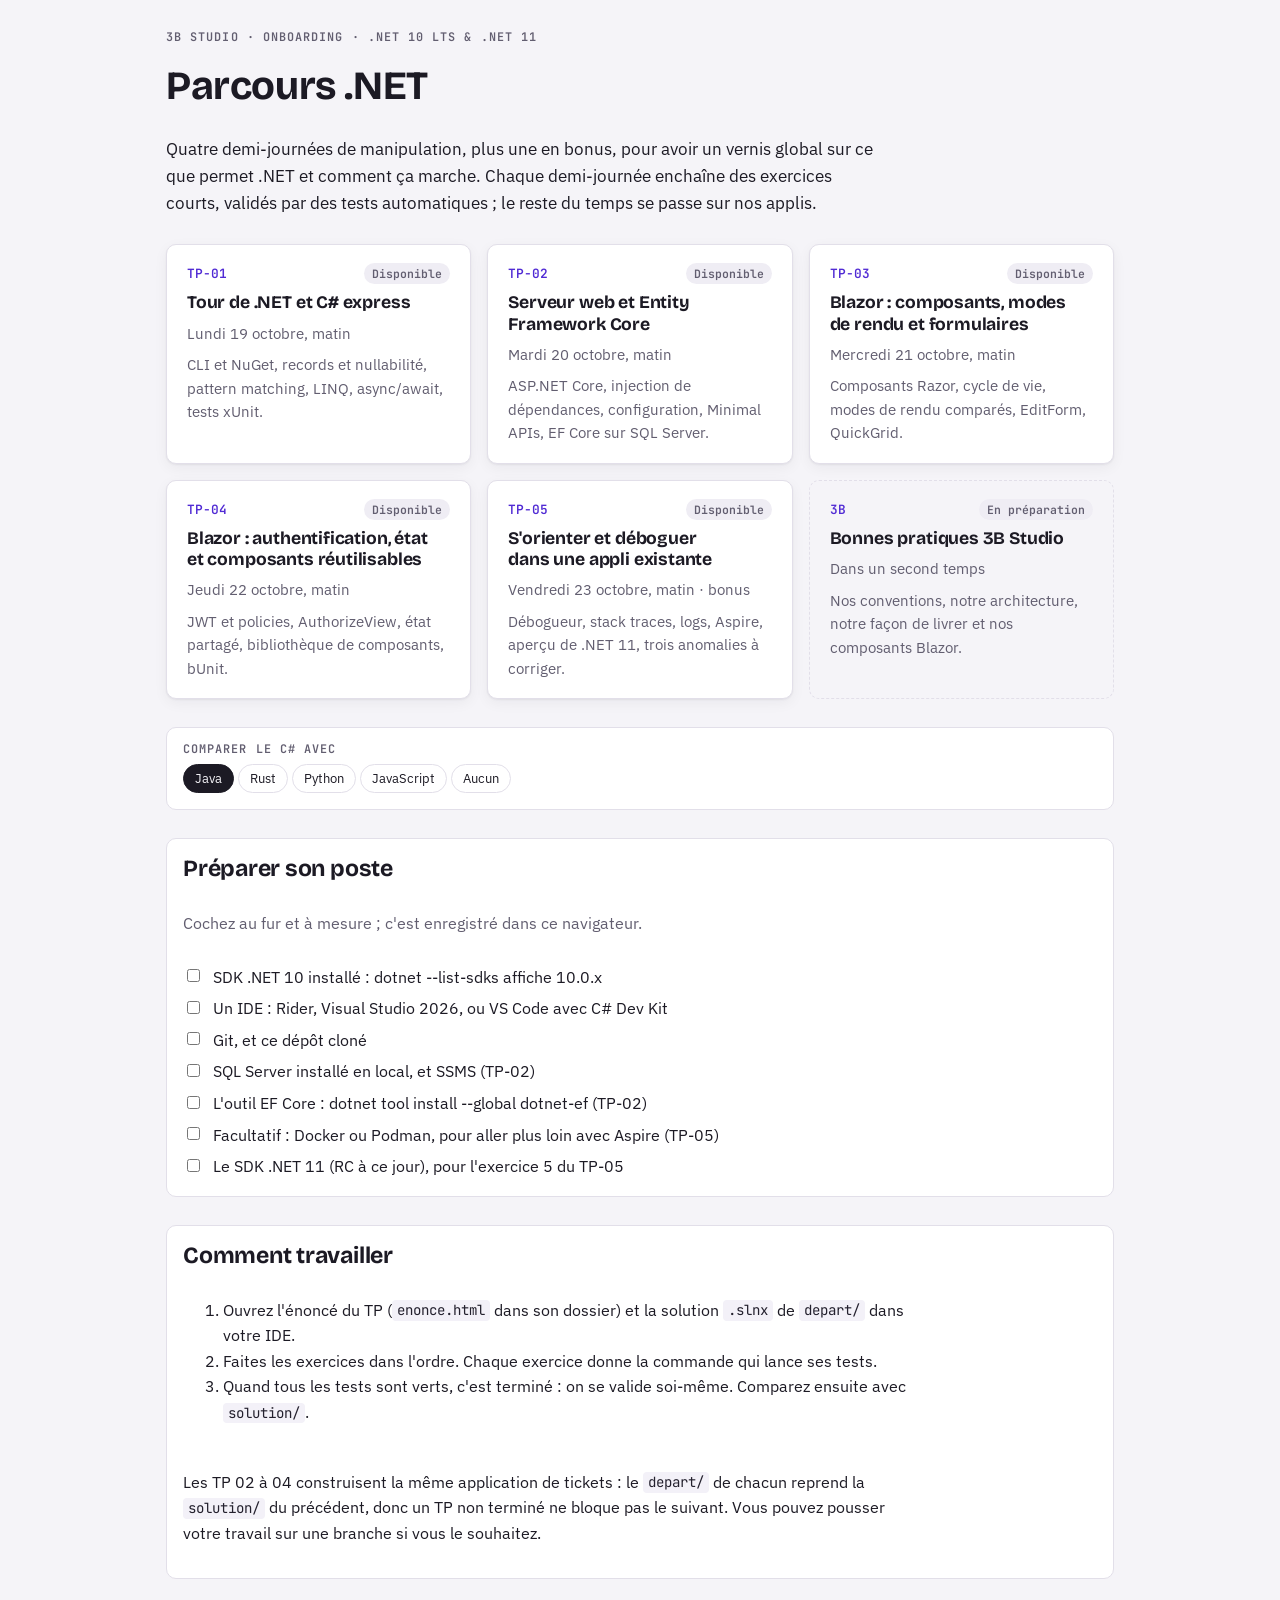
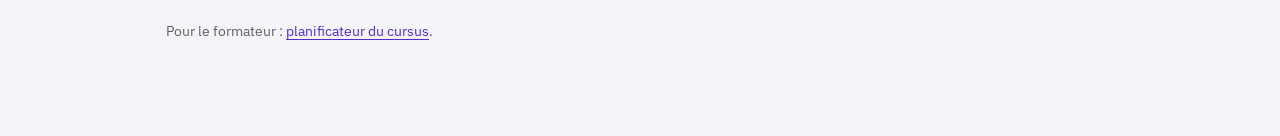
<file: index.html>
<!doctype html>
<html lang="fr">
<head>
<meta charset="utf-8">
<meta name="viewport" content="width=device-width, initial-scale=1, viewport-fit=cover">
<title>Parcours .NET 3B Studio</title>
<meta name="claude:viewport-fit-sides" content="cover">
<link rel="preconnect" href="https://fonts.googleapis.com">
<link rel="preconnect" href="https://fonts.gstatic.com" crossorigin>
<link rel="stylesheet" href="https://fonts.googleapis.com/css2?family=Bricolage+Grotesque:opsz,wght@12..96,600;12..96,700&family=IBM+Plex+Sans:wght@400;500;600&family=JetBrains+Mono:wght@400;600&display=swap">
<link rel="stylesheet" href="assets/enonce.css">
</head>
<body data-tp="home">
<div class="page single">
  <main>
    <header class="intro">
      <div class="eyebrow">3B Studio · onboarding · .NET 10 LTS &amp; .NET 11</div>
      <h1>Parcours .NET</h1>
      <p>Quatre demi-journées de manipulation, plus une en bonus, pour avoir un vernis global sur ce que permet .NET et comment ça marche. Chaque demi-journée enchaîne des exercices courts, validés par des tests automatiques ; le reste du temps se passe sur nos applis.</p>
    </header>

    <section class="cards" id="labs" aria-label="Les TP"></section>

    <div class="panel compare-picker"></div>

    <section class="panel">
      <h2>Préparer son poste</h2>
      <p class="muted">Cochez au fur et à mesure ; c'est enregistré dans ce navigateur.</p>
      <ul class="checklist" id="setup"></ul>
    </section>

    <section class="panel">
      <h2>Comment travailler</h2>
      <ol>
        <li>Ouvrez l'énoncé du TP (<code>enonce.html</code> dans son dossier) et la solution <code>.slnx</code> de <code>depart/</code> dans votre IDE.</li>
        <li>Faites les exercices dans l'ordre. Chaque exercice donne la commande qui lance ses tests.</li>
        <li>Quand tous les tests sont verts, c'est terminé : on se valide soi-même. Comparez ensuite avec <code>solution/</code>.</li>
      </ol>
      <p>Les TP 02 à 04 construisent la même application de tickets : le <code>depart/</code> de chacun reprend la <code>solution/</code> du précédent, donc un TP non terminé ne bloque pas le suivant. Vous pouvez pousser votre travail sur une branche si vous le souhaitez.</p>
    </section>

    <p class="muted" style="font-size:.85rem">Pour le formateur : <a href="planning/plan-tp.html">planificateur du cursus</a>.</p>
  </main>
</div>

<script>
(() => {
  "use strict";
  const labs = [
    { code: "TP-01", key: "tp-01", exercises: 7, href: "tp-01-tour-csharp/enonce.html", when: "Lundi 19 octobre, matin", title: "Tour de .NET et C# express", text: "CLI et NuGet, records et nullabilité, pattern matching, LINQ, async/await, tests xUnit." },
    { code: "TP-02", key: "tp-02", exercises: 8, href: "tp-02-web-ef-core/enonce.html", when: "Mardi 20 octobre, matin", title: "Serveur web et Entity Framework Core", text: "ASP.NET Core, injection de dépendances, configuration, Minimal APIs, EF Core sur SQL Server." },
    { code: "TP-03", key: "tp-03", exercises: 7, href: "tp-03-blazor-composants/enonce.html", when: "Mercredi 21 octobre, matin", title: "Blazor : composants, modes de rendu et formulaires", text: "Composants Razor, cycle de vie, modes de rendu comparés, EditForm, QuickGrid." },
    { code: "TP-04", key: "tp-04", exercises: 7, href: "tp-04-blazor-auth-etat/enonce.html", when: "Jeudi 22 octobre, matin", title: "Blazor : authentification, état et composants réutilisables", text: "JWT et policies, AuthorizeView, état partagé, bibliothèque de composants, bUnit." },
    { code: "TP-05", key: "tp-05", exercises: 6, href: "tp-05-bonus-debogage/enonce.html", when: "Vendredi 23 octobre, matin · bonus", title: "S'orienter et déboguer dans une appli existante", text: "Débogueur, stack traces, logs, Aspire, aperçu de .NET 11, trois anomalies à corriger." },
    { code: "3B", key: "3b", exercises: 0, href: "", when: "Dans un second temps", title: "Bonnes pratiques 3B Studio", text: "Nos conventions, notre architecture, notre façon de livrer et nos composants Blazor." },
  ];
  const setup = [
    "SDK .NET 10 installé : dotnet --list-sdks affiche 10.0.x",
    "Un IDE : Rider, Visual Studio 2026, ou VS Code avec C# Dev Kit",
    "Git, et ce dépôt cloné",
    "SQL Server installé en local, et SSMS (TP-02)",
    "L'outil EF Core : dotnet tool install --global dotnet-ef (TP-02)",
    "Facultatif : Docker ou Podman, pour aller plus loin avec Aspire (TP-05)",
    "Le SDK .NET 11 (RC à ce jour), pour l'exercice 5 du TP-05",
  ];
  const read = key => { try { return JSON.parse(localStorage.getItem(key) || "null"); } catch (e) { return null; } };
  const esc = value => String(value).replace(/[&<>"]/g, c => ({ "&": "&amp;", "<": "&lt;", ">": "&gt;", '"': "&quot;" }[c]));

  document.getElementById("labs").innerHTML = labs.map(lab => {
    const saved = read(`tpnet:${lab.key}:v1`);
    const done = saved && saved.done ? Object.values(saved.done).filter(Boolean).length : 0;
    const status = lab.href
      ? `<span class="status ${done && done >= lab.exercises ? "ready" : ""}">${done ? `${done} / ${lab.exercises} faits` : "Disponible"}</span>`
      : `<span class="status">En préparation</span>`;
    const inner = `<div class="top"><span class="code">${esc(lab.code)}</span>${status}</div>
      <h3>${esc(lab.title)}</h3><p>${esc(lab.when)}</p><p>${esc(lab.text)}</p>`;
    return lab.href ? `<a class="card" href="${esc(lab.href)}">${inner}</a>` : `<div class="card soon">${inner}</div>`;
  }).join("");

  const checked = read("tpnet:setup:v1") || {};
  const list = document.getElementById("setup");
  list.innerHTML = setup.map((item, i) => `<li><label><input type="checkbox" data-setup="${i}" ${checked[i] ? "checked" : ""}> <span>${esc(item)}</span></label></li>`).join("");
  list.addEventListener("change", event => {
    checked[event.target.dataset.setup] = event.target.checked;
    try { localStorage.setItem("tpnet:setup:v1", JSON.stringify(checked)); } catch (e) { /* ignore */ }
  });
})();
</script>
<script src="assets/enonce.js"></script>
</body>
</html>
</file>
<file: assets/enonce.css>
/*
  Shared stylesheet for every lab statement (tp-XX/enonce.html) and the course home page (index.html).
  Layout: a sticky side panel (exercises, progress) next to a reading column of about 72 characters.
*/
:root {
  --bg: #f5f4f8;
  --surface: #ffffff;
  --sunken: #efedf4;
  --ink: #1c1a24;
  --muted: #625e70;
  --line: #e2dfe9;
  --accent: #512bd4;
  --accent-soft: #ece7fb;
  --accent-ink: #ffffff;
  --done: #137a3a;
  --done-soft: #e4f4ea;
  --warn: #9a5b00;
  --warn-soft: #fbf0dc;
  --code-bg: #f3f1f8;
  --code-ink: #24212e;
  --hl-keyword: #6f2fd6;
  --hl-string: #0f7a52;
  --hl-number: #a34a00;
  --hl-comment: #7d7890;
  --hl-type: #1f5fd6;
  --hl-attr: #9b2c6b;
  --shadow: 0 1px 2px rgb(28 26 36 / .06), 0 4px 14px rgb(28 26 36 / .05);
  --f-display: "Bricolage Grotesque", "Segoe UI", system-ui, sans-serif;
  --f-body: "IBM Plex Sans", "Segoe UI", system-ui, sans-serif;
  --f-mono: "JetBrains Mono", ui-monospace, "Cascadia Code", Consolas, monospace;
  --r: 10px;
}
@media (prefers-color-scheme: dark) {
  :root:not([data-theme="light"]) {
    --bg: #131118; --surface: #1c1a23; --sunken: #17151d; --ink: #ecebf2; --muted: #a29eb1; --line: #2f2c3a;
    --accent: #a08bf5; --accent-soft: #2a2343; --accent-ink: #15121f; --done: #4cc27a; --done-soft: #16301f;
    --warn: #e3a13a; --warn-soft: #33270f; --code-bg: #17151e; --code-ink: #e4e1ee;
    --hl-keyword: #b49cff; --hl-string: #6fd3a2; --hl-number: #f0a661; --hl-comment: #8a859c; --hl-type: #7fb0ff; --hl-attr: #f08ac0;
    --shadow: 0 1px 2px rgb(0 0 0 / .3);
    color-scheme: dark;
  }
}
:root[data-theme="dark"] {
  --bg: #131118; --surface: #1c1a23; --sunken: #17151d; --ink: #ecebf2; --muted: #a29eb1; --line: #2f2c3a;
  --accent: #a08bf5; --accent-soft: #2a2343; --accent-ink: #15121f; --done: #4cc27a; --done-soft: #16301f;
  --warn: #e3a13a; --warn-soft: #33270f; --code-bg: #17151e; --code-ink: #e4e1ee;
  --hl-keyword: #b49cff; --hl-string: #6fd3a2; --hl-number: #f0a661; --hl-comment: #8a859c; --hl-type: #7fb0ff; --hl-attr: #f08ac0;
  --shadow: 0 1px 2px rgb(0 0 0 / .3);
  color-scheme: dark;
}

*, *::before, *::after { box-sizing: border-box; }
html { scroll-padding-top: 16px; }
body { margin: 0; background: var(--bg); color: var(--ink); font: 16px/1.6 var(--f-body); }
:focus-visible { outline: 2px solid var(--accent); outline-offset: 2px; }
a { color: var(--accent); text-underline-offset: 3px; }
h1, h2, h3 { font-family: var(--f-display); letter-spacing: -.01em; text-wrap: balance; line-height: 1.2; }
h1 { font-size: clamp(1.8rem, 4vw, 2.5rem); margin: .2em 0 .4em; }
h2 { font-size: 1.45rem; margin: 0; }
h3 { font-size: 1.08rem; margin: 1.6em 0 .4em; }
p, li { max-width: 72ch; }
code { font-family: var(--f-mono); font-size: .88em; background: var(--code-bg); color: var(--code-ink); padding: .1em .35em; border-radius: 4px; }
:not(pre) > code { overflow-wrap: anywhere; }
kbd { font-family: var(--f-mono); font-size: .85em; border: 1px solid var(--line); border-bottom-width: 2px; border-radius: 4px; padding: 0 .35em; background: var(--surface); }
table { border-collapse: collapse; width: 100%; font-size: .93rem; }
th, td { text-align: left; padding: 8px 10px; border-bottom: 1px solid var(--line); vertical-align: top; }
th { font: 600 .72rem/1.2 var(--f-mono); letter-spacing: .07em; text-transform: uppercase; color: var(--muted); }
.table-wrap { overflow-x: auto; margin: 1em 0; }
button { font: inherit; color: inherit; cursor: pointer; }

.eyebrow { font: 600 .74rem/1 var(--f-mono); letter-spacing: .09em; text-transform: uppercase; color: var(--muted); }
.muted { color: var(--muted); }

/* Page layout */
.page { display: grid; grid-template-columns: 270px minmax(0, 1fr); gap: 40px; max-width: 1180px; margin: 0 auto;
  padding-block: 32px 80px; padding-left: max(16px, env(safe-area-inset-left, 0px)); padding-right: max(16px, env(safe-area-inset-right, 0px)); }
.page.single { grid-template-columns: minmax(0, 1fr); max-width: 980px; }
main { min-width: 0; display: grid; gap: 28px; align-content: start; }
/* Grid children default to min-width: auto and would grow to fit wide code blocks. */
main > *, .intro > *, .panel > *, .side > *, .exercise > * { min-width: 0; }
.intro { display: grid; gap: 10px; }
.intro p { margin: 0; font-size: 1.05rem; }

/* Side panel */
.side { position: sticky; top: 16px; align-self: start; display: grid; gap: 16px; max-height: calc(100vh - 32px); overflow: auto; }
.side .home { font-size: .88rem; text-decoration: none; }
.panel { background: var(--surface); border: 1px solid var(--line); border-radius: var(--r); padding: 16px; display: grid; gap: 12px; }
.progress-num { font: 700 1.6rem/1 var(--f-display); font-variant-numeric: tabular-nums; }
.bar { height: 8px; border-radius: 99px; background: var(--sunken); overflow: hidden; }
.bar i { display: block; height: 100%; background: var(--done); width: 0; transition: width .3s; }
@media (prefers-reduced-motion: reduce) { .bar i { transition: none; } }
.toc { list-style: none; padding: 0; margin: 0; display: grid; gap: 2px; }
.toc a { display: grid; grid-template-columns: 20px minmax(0, 1fr) auto; gap: 8px; align-items: baseline; padding: 6px 8px; border-radius: 7px; color: var(--ink); text-decoration: none; font-size: .9rem; line-height: 1.35; }
.toc a:hover { background: var(--sunken); }
.toc a.current { background: var(--accent-soft); }
.toc .n { font: 600 .78rem var(--f-mono); color: var(--accent); }
.toc .t { font: .75rem var(--f-mono); color: var(--muted); white-space: nowrap; }
.toc li.done .n::before { content: "✓"; color: var(--done); }
.toc li.done .n span { display: none; }
.toc li.done .label { color: var(--muted); text-decoration: line-through; text-decoration-color: var(--line); }
.side-actions { display: flex; flex-wrap: wrap; gap: 6px; }

/* Buttons */
.btn { border: 1px solid var(--line); background: var(--surface); border-radius: 8px; padding: 6px 12px; font-size: .86rem; font-weight: 500; display: inline-flex; gap: 6px; align-items: center; }
.btn:hover { border-color: var(--accent); }
.btn.primary { background: var(--accent); border-color: var(--accent); color: var(--accent-ink); }
.btn.ghost { border-color: transparent; background: transparent; color: var(--muted); }
.btn.ghost:hover { background: var(--sunken); color: var(--ink); }

/* Exercise card */
.exercise { background: var(--surface); border: 1px solid var(--line); border-radius: var(--r); box-shadow: var(--shadow); padding: 22px 26px 26px; scroll-margin-top: 16px; }
.exercise.is-done { border-color: color-mix(in srgb, var(--done) 45%, var(--line)); }
.ex-head { display: flex; flex-wrap: wrap; align-items: center; justify-content: space-between; gap: 10px 16px; margin-bottom: 6px; }
.ex-head .num { font: 600 .78rem var(--f-mono); color: var(--accent); letter-spacing: .06em; text-transform: uppercase; }
.ex-tools { display: flex; flex-wrap: wrap; gap: 8px; align-items: center; }
.chip { font: 500 .78rem var(--f-mono); padding: 4px 9px; border-radius: 99px; background: var(--sunken); color: var(--muted); white-space: nowrap; font-variant-numeric: tabular-nums; }
.chip.over { background: var(--warn-soft); color: var(--warn); }
.done-toggle { display: inline-flex; align-items: center; gap: 7px; font-size: .86rem; font-weight: 600; border: 1px solid var(--line); border-radius: 8px; padding: 5px 11px; cursor: pointer; }
.done-toggle input { accent-color: var(--done); width: 16px; height: 16px; margin: 0; }
.is-done .done-toggle { background: var(--done-soft); border-color: transparent; color: var(--done); }
.timer { font-variant-numeric: tabular-nums; }
.timer.running { border-color: var(--accent); color: var(--accent); }
.exercise > *:last-child { margin-bottom: 0; }
.exercise ol, .exercise ul { padding-left: 1.3em; }
.exercise li + li { margin-top: .3em; }

/* Test command */
.tests { margin: 14px 0; padding: 12px 14px; border-radius: 8px; background: var(--accent-soft); display: grid; gap: 6px; }
.tests .lbl { font: 600 .72rem var(--f-mono); letter-spacing: .07em; text-transform: uppercase; color: var(--accent); }
.tests pre { margin: 0; background: var(--surface); }

/* Code blocks */
pre { position: relative; margin: 1em 0; padding: 34px 16px 14px; background: var(--code-bg); color: var(--code-ink); border-radius: 8px; overflow-x: auto; font: .84rem/1.55 var(--f-mono); }
pre code { background: none; padding: 0; font-size: inherit; color: inherit; }
.copy { position: absolute; top: 6px; right: 6px; font: 500 .72rem var(--f-mono); padding: 3px 8px; border-radius: 6px; border: 1px solid var(--line); background: var(--surface); color: var(--muted); opacity: .85; }
.copy:hover { opacity: 1; color: var(--ink); }
.hljs-keyword, .hljs-built_in, .hljs-literal { color: var(--hl-keyword); }
.hljs-string, .hljs-char { color: var(--hl-string); }
.hljs-number { color: var(--hl-number); }
.hljs-comment { color: var(--hl-comment); font-style: italic; }
.hljs-title, .hljs-type, .hljs-class .hljs-title, .hljs-title.class_ { color: var(--hl-type); }
.hljs-attr, .hljs-attribute, .hljs-meta, .hljs-tag .hljs-name, .hljs-name { color: var(--hl-attr); }
.hljs-variable, .hljs-params { color: inherit; }

/* Hints, answers and reveals */
details { border: 1px solid var(--line); border-radius: 8px; margin: .8em 0; background: var(--surface); }
details > summary { cursor: pointer; padding: 9px 14px; font-weight: 600; font-size: .92rem; list-style: none; display: flex; gap: 8px; align-items: center; }
details > summary::-webkit-details-marker { display: none; }
details > summary::before { content: "›"; font-family: var(--f-mono); color: var(--accent); transition: transform .15s; }
details[open] > summary::before { transform: rotate(90deg); }
@media (prefers-reduced-motion: reduce) { details > summary::before { transition: none; } }
details > :not(summary) { margin-left: 14px; margin-right: 14px; }
details > :last-child { margin-bottom: 12px; }
details.hint > summary { color: var(--warn); }
details.answer > summary { color: var(--done); }
.hints { display: grid; gap: 0; }
.hints details[aria-disabled="true"] > summary { opacity: .5; cursor: not-allowed; }

/* Bridge from Java / Rust / JS */
.bridge { margin: 1.2em 0 0; border-left: 3px solid var(--accent); padding: 4px 0 4px 16px; }
.bridge > .lbl { font: 600 .72rem var(--f-mono); letter-spacing: .07em; text-transform: uppercase; color: var(--accent); }
.bridge p { margin: .3em 0; }

/* Side-by-side comparison: C# always on the left, the chosen language on the right */
.compare { display: grid; grid-template-columns: repeat(auto-fit, minmax(280px, 1fr)); gap: 10px; margin-top: .7em; }
.compare figure { margin: 0; min-width: 0; display: grid; gap: 4px; align-content: start; }
.compare figcaption { font: 600 .72rem var(--f-mono); letter-spacing: .06em; text-transform: uppercase; color: var(--muted); }
.compare figure.cs figcaption { color: var(--accent); }
.compare pre { margin: 0; height: 100%; }
.compare .missing { font-size: .85rem; color: var(--muted); padding: 12px 14px; border: 1px dashed var(--line); border-radius: 8px; }
.picker { display: grid; gap: 8px; }
.picker .choices { display: flex; flex-wrap: wrap; gap: 4px; }
.picker button { border: 1px solid var(--line); background: var(--surface); border-radius: 99px; padding: 3px 11px; font-size: .82rem; color: var(--ink); }
.picker button[aria-pressed="true"] { background: var(--ink); color: var(--bg); border-color: var(--ink); }
[data-lang][hidden] { display: none !important; }

/* Questions */
ol.questions > li { margin-top: .9em; }
ol.questions details { margin: .4em 0 0; }

/* Summary of the session */
.summary-table td:last-child, .summary-table th:last-child { text-align: right; font-variant-numeric: tabular-nums; }
.copybox { width: 100%; min-height: 140px; font: .8rem/1.5 var(--f-mono); border: 1px solid var(--line); border-radius: 8px; padding: 10px; background: var(--bg); color: var(--ink); }
.toast { position: fixed; left: 50%; bottom: calc(18px + env(safe-area-inset-bottom, 0px)); transform: translateX(-50%); background: var(--ink); color: var(--bg); padding: 9px 16px; border-radius: 8px; font-size: .88rem; z-index: 20; max-width: calc(100% - 32px); }

/* Course home page */
.cards { display: grid; grid-template-columns: repeat(auto-fill, minmax(280px, 1fr)); gap: 16px; }
.card { background: var(--surface); border: 1px solid var(--line); border-radius: var(--r); padding: 18px 20px; display: grid; gap: 8px; align-content: start; text-decoration: none; color: var(--ink); box-shadow: var(--shadow); }
a.card:hover { border-color: var(--accent); }
.card .top { display: flex; justify-content: space-between; gap: 8px; align-items: baseline; }
.card .code { font: 600 .8rem var(--f-mono); color: var(--accent); }
.card h3 { margin: 0; font-size: 1.1rem; }
.card p { margin: 0; font-size: .92rem; color: var(--muted); }
.card.soon { box-shadow: none; background: transparent; border-style: dashed; }
.status { font: 600 .72rem var(--f-mono); padding: 3px 8px; border-radius: 99px; background: var(--sunken); color: var(--muted); white-space: nowrap; }
.status.ready { background: var(--done-soft); color: var(--done); }
.checklist { list-style: none; padding: 0; margin: 0; display: grid; gap: 6px; }
.checklist label { display: flex; gap: 10px; align-items: flex-start; cursor: pointer; }
.checklist input { margin-top: .35em; accent-color: var(--done); }

@media (max-width: 900px) {
  .page { grid-template-columns: minmax(0, 1fr); gap: 20px; }
  .side { position: static; max-height: none; }
  .exercise { padding: 18px 16px 20px; }
}
</file>
